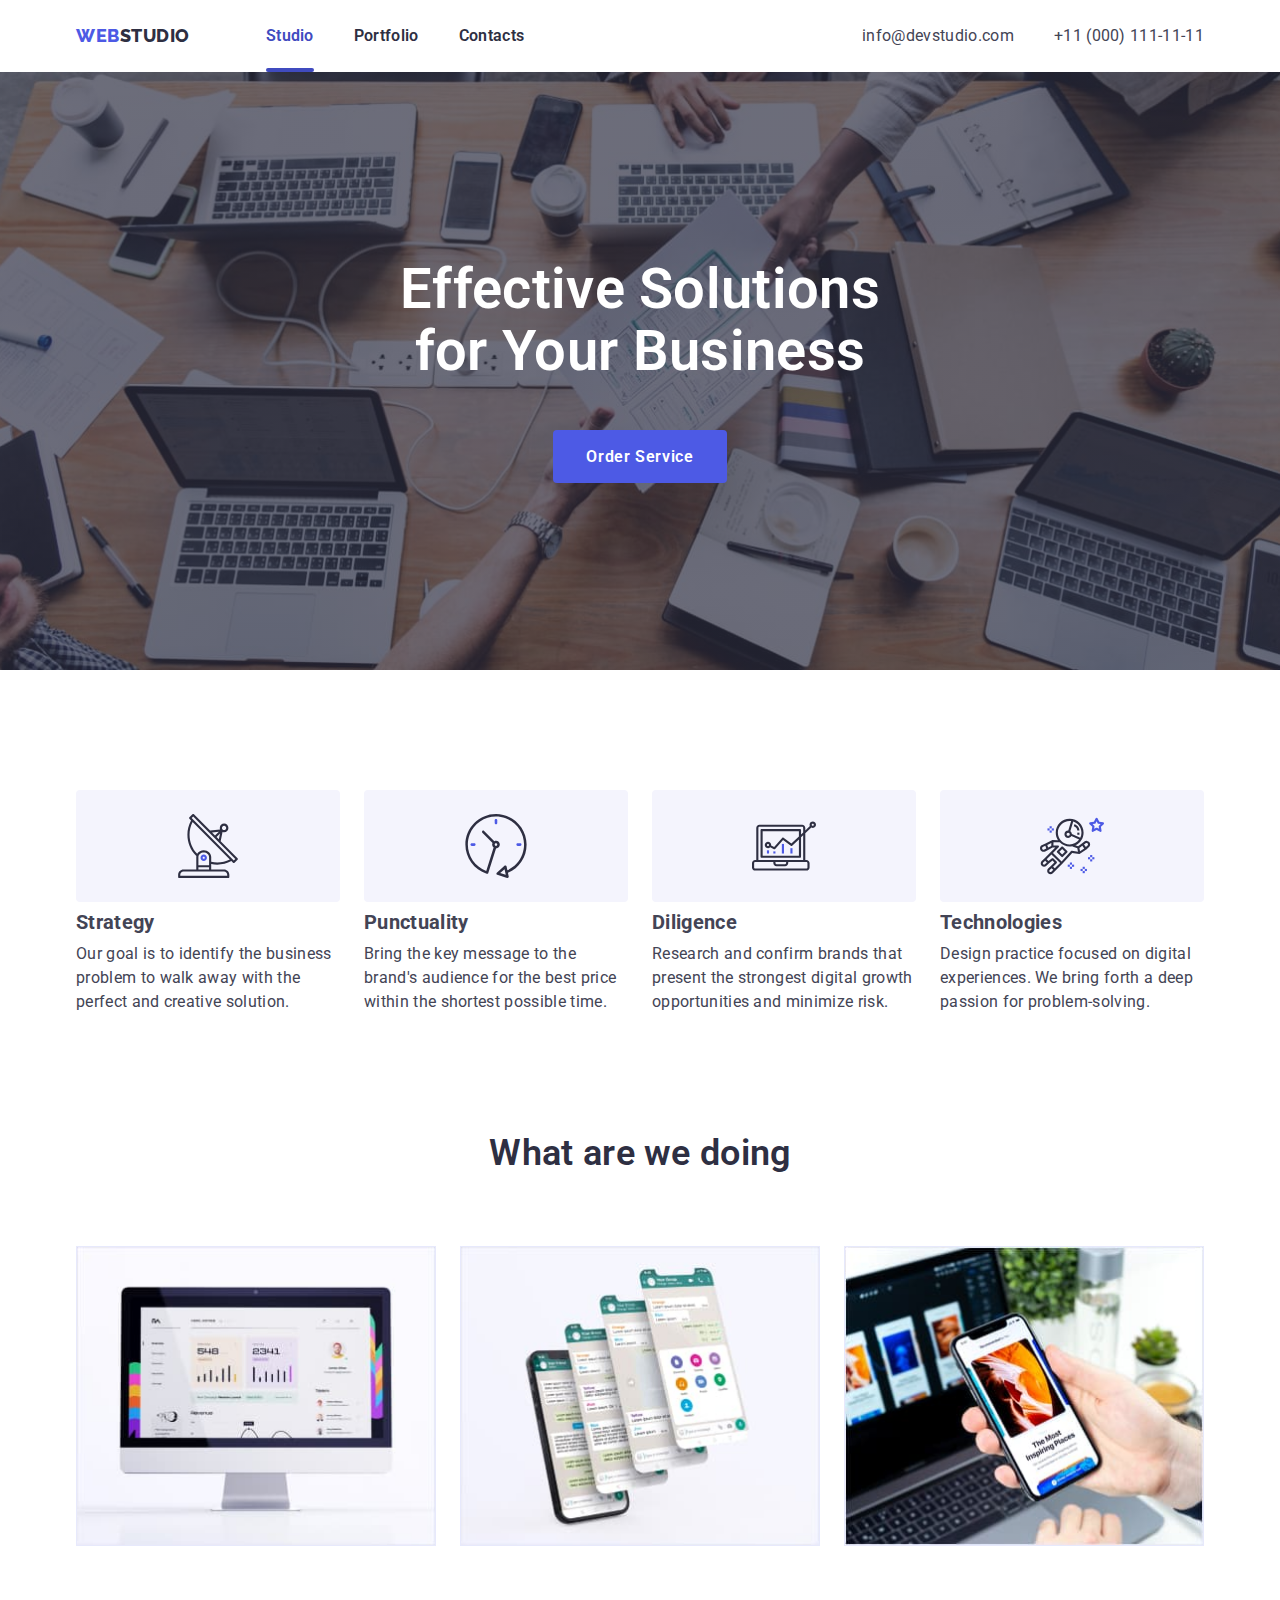
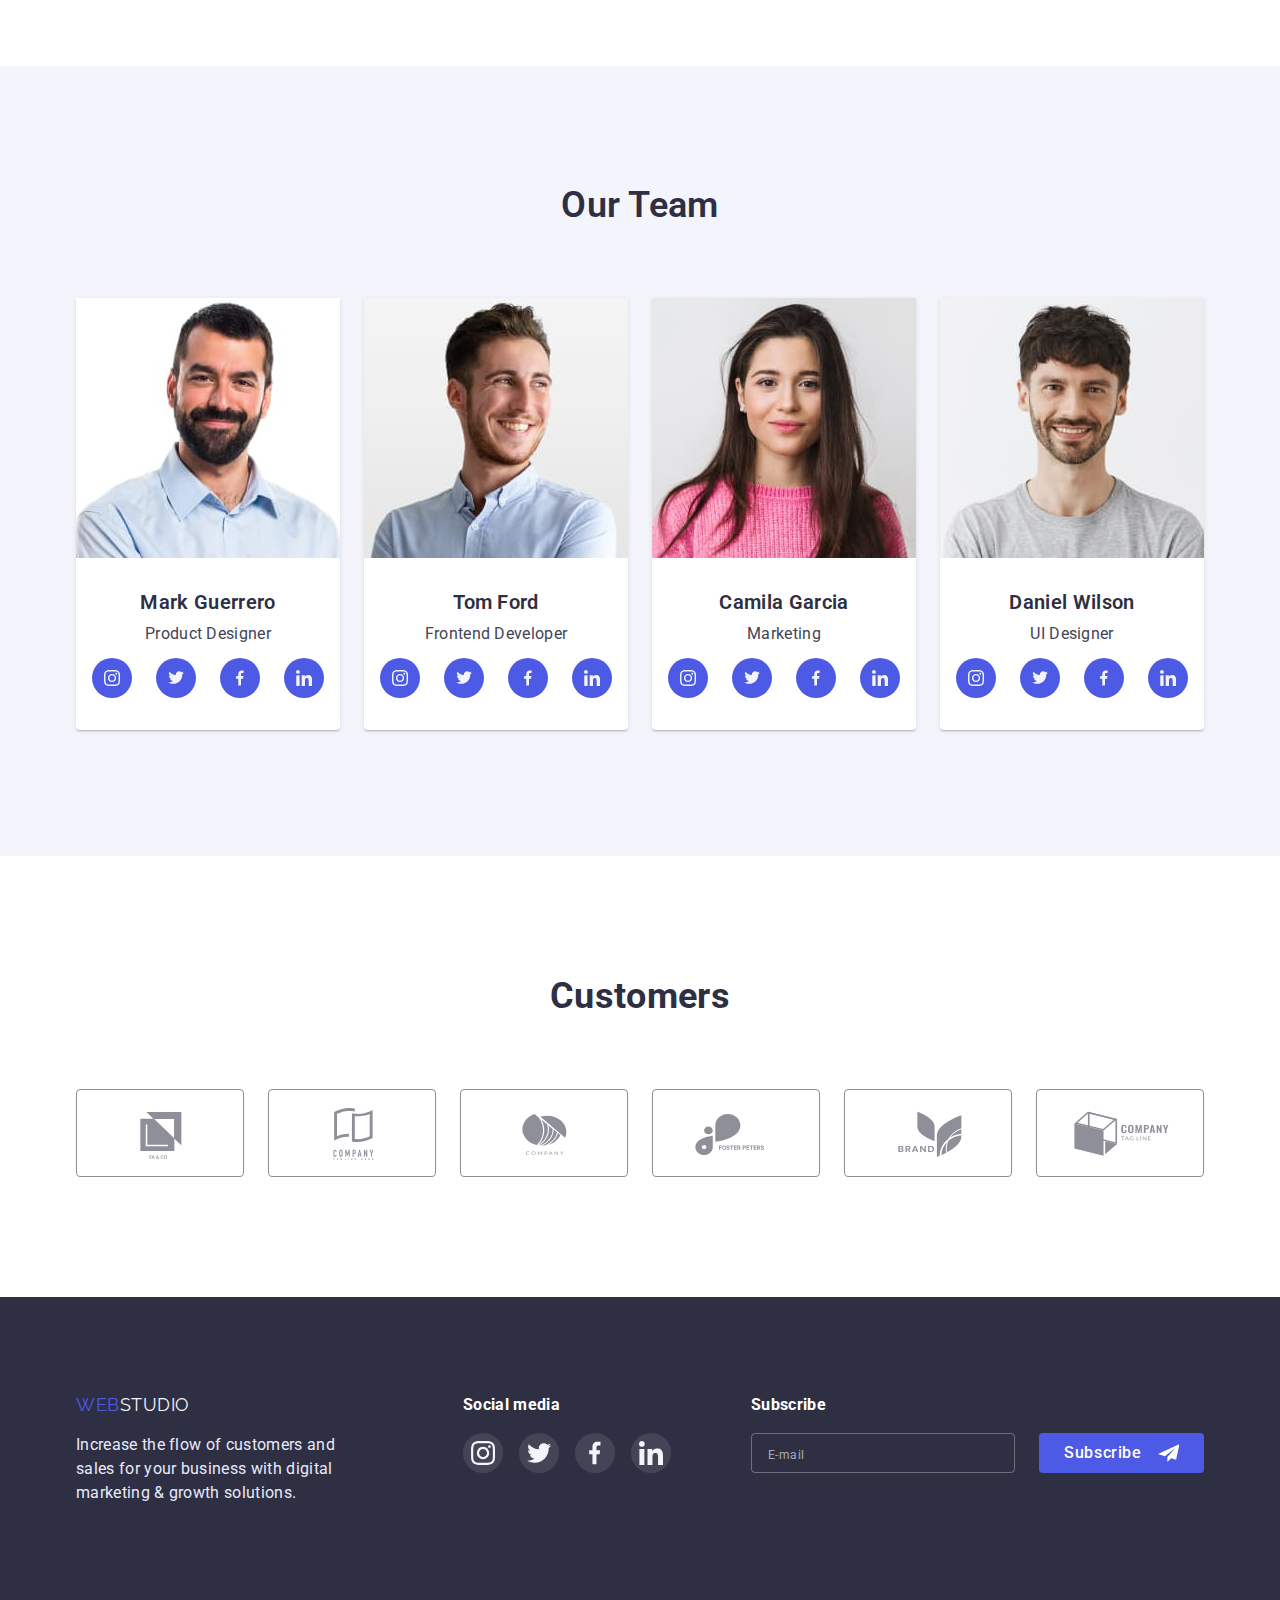
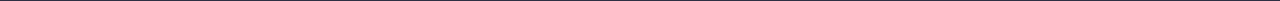
<file: index.html>
<!DOCTYPE html>
<html lang="en">
<head>
    <meta charset="UTF-8">
    <meta http-equiv="X-UA-Compatible" content="IE=edge">
    <meta name="viewport" content="width=device-width, initial-scale=1.0">
    <title>Document</title>
    <link rel="preconnect" href="https://fonts.googleapis.com">
    <link rel="preconnect" href="https://fonts.gstatic.com" crossorigin>
    <link href="https://fonts.googleapis.com/css2?family=Raleway:wght@800&family=Roboto:wght@400;700&display=swap" rel="stylesheet">
    <link rel="stylesheet" href="https://cdnjs.cloudflare.com/ajax/libs/modern-normalize/1.1.0/modern-normalize.min.css">
    <link rel="stylesheet" href="./css/styles.css">
</head>
<body>
    <!-- Header page -->
    <header class="page-header">
        <div class="container flex-header">
            <nav class="heder-nav flex">
                <a href="./index.html" class="logo"><span class="logo-accent">Web</span>Studio</a>
                <ul class="page-nav list flex">
                    <li class="page-item"><a href="./index.html" class="page-link line">Studio</a></li>
                    <li class="page-item"><a href="./portfolio.html" class="page-link">Portfolio</a></li>
                    <li class="page-item"><a href="./index.html" class="page-link">Contacts</a></li>
                </ul>
            </nav>
            <button type="button" class="mobile-open-menu" data-menu-open>
                <svg class="burger-menu" width="32" height="22">
                    <use href="./images/symbol-defs.svg#burger-menu"></use>
                </svg>
            </button>
            <ul class="contact list">
                <li class="contact-item"><a href="mailto:info@devstudio.com">info@devstudio.com</a></li>
                <li class="contact-item"><a href="tel:+11(000)111-11-11">+11 (000) 111-11-11</a></li>
            </ul>
        </div>
        <div class="mobile-menu" data-menu>
            <button type="button" class="menu-close-btn" data-menu-close>
                    <svg class="close-menu-btn" width="8" height="8">
                        <use href="./images/symbol-defs.svg#close-modal"></use>
                    </svg>
            </button>
            <ul class="list menu-nav-list">
                    <li class="menu-item-link"><a href="./index.html" class="menu-link">Studio</a></li>
                    <li class="menu-item-link"><a href="./portfolio.html" class="menu-link">Portfolio</a></li>
                    <li class="menu-item-link"><a href="" class="menu-link">Contacts</a></li>
            </ul>
            <ul class="list">
                    <li class=""><a href="tel:+11(000)111-11-11" class="menu-tel">+11 (000) 111-11-11</a></li>
                    <li class=""><a href="mailto:info@devstudio.com" class="menu-mail">info@devstudio.com</a></li>
            </ul>
            <ul class="social-list menu-social">
                    <li class="social-item">
                        <a href="" class="social-link">
                            <svg width="24" height="24" class="social-logo">
                                <use href="./images/symbol-defs.svg#icon-instagram"></use>
                            </svg>
                        </a>
                    </li>
                    <li class="social-item">
                        <a href="" class="social-link">
                            <svg width="24" height="20" class="social-logo">
                                <use href="./images/symbol-defs.svg#icon-twiter"></use>
                            </svg>
                        </a>
                    </li>
                    <li class="social-item">
                        <a href="" class="social-link">
                            <svg width="12" height="24" class="social-logo">
                                <use href="./images/symbol-defs.svg#icon-facebook"></use>
                            </svg>
                        </a>
                    </li>
                    <li class="social-item">
                        <a href="" class="social-link">
                            <svg width="24" height="24" class="social-logo">
                                <use href="./images/symbol-defs.svg#icon-linkedin"></use>
                            </svg>
                        </a>
                    </li>
            </ul>
        </div>
    </header>
    <main>
        <!-- Hero section -->
        <section class="hero">
            <div class="hero-box">
                <h1 class="hero-title">Effective Solutions for Your Business</h1>
            </div>
            <button type="button" class="hero-btn" data-modal-open>Order Service</button>
        </section>
        <!-- Information -->
        <section class="section">
            <div class="container">
                <h2 class="hidden">information</h2>
                <ul class="list info">
                    <li class="info-item">
                        <div class="info-logo-box hidding-logo">
                            <svg width="64" height="64" class="social-logo-info">
                                <use href="./images/symbol-defs.svg#icon-antena"></use>
                            </svg>
                        </div>
                        <h3 class="section-title-info">Strategy</h3>
                        <p class="text">Our goal is to identify the business problem to walk away with the perfect and creative
                            solution.
                        </p>
                    </li>
                    <li class="info-item">
                        <div class="info-logo-box hidding-logo">
                            <svg width="64" height="64" class="social-logo-info">
                                <use href="./images/symbol-defs.svg#icon-clock"></use>
                            </svg>
                        </div>
                        <h3 class="section-title-info">Punctuality</h3>
                        <p class="text">Bring the key message to the brand's audience for the best price within the shortest possible
                            time.
                        </p>
                    </li>
                    <li class="info-item">
                        <div class="info-logo-box hidding-logo">
                            <svg width="64" height="64" class="social-logo-info">
                                <use href="./images/symbol-defs.svg#icon-diagram"></use>
                            </svg>
                        </div>
                        <h3 class="section-title-info">Diligence</h3>
                        <p class="text">Research and confirm brands that present the strongest digital growth opportunities and minimize
                            risk.
                        </p>
                    </li>
                    <li class="info-item">
                        <div class="info-logo-box hidding-logo">
                            <svg width="64" height="64" class="social-logo-info">
                                <use href="./images/symbol-defs.svg#icon-astronaut"></use>
                            </svg>
                        </div>
                        <h3 class="section-title-info">Technologies</h3>
                        <p class="text">Design practice focused on digital experiences. We bring forth a deep passion for
                            problem-solving.
                        </p>
                    </li>
                </ul>
            </div>
        </section>
        <!--Work section-->
        <section class="work-section">
            <div class="container">
                <h2 class="main-section-title">What are we doing</h2>
                <ul class="list flex">
                    <li class="work-item"><img srcset="./images/img.jpg 1x, ./images/img@x2.jpg 2x" src="./images/img.jpg" alt="Monitor iMac" width="360" height="300"></li>
                    <li class="work-item"><img srcset="./images/img-1.jpg 1x, ./images/img-1@x2.jpg 2x" src="./images/img-1.jpg" alt="Smartphone with screens" width="360" height="300"></li>
                    <li class="work-item"><img srcset="./images/img-16.jpg 1x, ./images/img-16@x2.jpg 2x" src="./images/img-16.jpg" alt="Phone in hand" width="360" height="300"></li>
                </ul>
            </div>
        </section>
        <!-- Team section -->
        <section class="team section">
            <div class="container">
                <h2 class="main-section-title">Our Team</h2>
                <ul class="list team-list">
                    <li class="team-item">
                        <img srcset="./images/img-3.jpg 1x, ./images/img-3@x2.jpg 2x" src="./images/img-3.jpg" alt="Mark Guerrero" width="264" height="260">
                        <div class="team-box">
                            <h3 class="section-title">Mark Guerrero</h3>
                            <p class="text-team">Product Designer</p>
                            <ul class="social-list">
                                <li class="social-item">
                                    <a href="" class="social-link">
                                        <svg width="16" height="16" class="social-logo">
                                            <use  href="./images/symbol-defs.svg#icon-instagram"></use>
                                        </svg>
                                    </a>
                                </li>
                                <li class="social-item">
                                    <a href="" class="social-link">
                                        <svg width="16" height="13" class="social-logo">
                                            <use href="./images/symbol-defs.svg#icon-twiter"></use>
                                        </svg>
                                    </a>
                                </li>
                                <li class="social-item">
                                    <a href="" class="social-link">
                                        <svg width="8" height="16" class="social-logo">
                                            <use href="./images/symbol-defs.svg#icon-facebook"></use>
                                        </svg>
                                    </a>
                                </li>
                                <li class="social-item">
                                    <a href="" class="social-link">
                                        <svg width="16" height="16" class="social-logo">
                                            <use href="./images/symbol-defs.svg#icon-linkedin"></use>
                                        </svg>
                                    </a>
                                </li>
                            </ul>
                        </div>
                    </li>
                    <li class="team-item">
                        <img srcset="./images/img-4.jpg 1x, ./images/img-4@x2.jpg 2x" src="./images/img-4.jpg" alt="Tom Ford" width="264" height="260">
                        <div class="team-box">
                            <h3 class="section-title">Tom Ford</h3>
                            <p class="text-team">Frontend Developer</p>
                            <ul class="social-list">
                                <li class="social-item">
                                    <a href="" class="social-link">
                                        <svg width="16" height="16" class="social-logo">
                                            <use  href="./images/symbol-defs.svg#icon-instagram"></use>
                                        </svg>
                                    </a>
                                </li>
                                <li class="social-item">
                                    <a href="" class="social-link">
                                        <svg width="16" height="13" class="social-logo">
                                            <use href="./images/symbol-defs.svg#icon-twiter"></use>
                                        </svg>
                                    </a>
                                </li>
                                <li class="social-item">
                                    <a href="" class="social-link">
                                        <svg width="8" height="16" class="social-logo">
                                            <use href="./images/symbol-defs.svg#icon-facebook"></use>
                                        </svg>
                                    </a>
                                </li>
                                <li class="social-item">
                                    <a href="" class="social-link">
                                        <svg width="16" height="16" class="social-logo">
                                            <use href="./images/symbol-defs.svg#icon-linkedin"></use>
                                        </svg>
                                    </a>
                                </li>
                            </ul>
                        </div>
                    </li>
                    <li class="team-item">
                        <img srcset="./images/img-5.jpg 1x, ./images/img-5@x2.jpg 2x" src="./images/img-5.jpg" alt="Camila Garcia" width="264" height="260">
                        <div class="team-box">
                            <h3 class="section-title">Camila Garcia</h3>
                            <p class="text-team">Marketing</p>
                            <ul class="social-list">
                                <li class="social-item">
                                    <a href="" class="social-link">
                                        <svg width="16" height="16" class="social-logo">
                                            <use  href="./images/symbol-defs.svg#icon-instagram"></use>
                                        </svg>
                                    </a>
                                </li>
                                <li class="social-item">
                                    <a href="" class="social-link">
                                        <svg width="16" height="13" class="social-logo">
                                            <use href="./images/symbol-defs.svg#icon-twiter"></use>
                                        </svg>
                                    </a>
                                </li>
                                <li class="social-item">
                                    <a href="" class="social-link">
                                        <svg width="8" height="16" class="social-logo">
                                            <use href="./images/symbol-defs.svg#icon-facebook"></use>
                                        </svg>
                                    </a>
                                </li>
                                <li class="social-item">
                                    <a href="" class="social-link">
                                        <svg width="16" height="16" class="social-logo">
                                            <use href="./images/symbol-defs.svg#icon-linkedin"></use>
                                        </svg>
                                    </a>
                                </li>
                            </ul>
                        </div>
                    </li>
                    <li class="team-item">
                        <img srcset="./images/img-6.jpg 1x, ./images/img-6@x2.jpg 2x" src="./images/img-6.jpg" alt="Daniel Wilson" width="264" height="260">
                        <div class="team-box">
                            <h3 class="section-title">Daniel Wilson</h3>
                            <p class="text-team">UI Designer</p>
                            <ul class="social-list">
                                <li class="social-item">
                                    <a href="" class="social-link">
                                        <svg width="16" height="16" class="social-logo">
                                            <use  href="./images/symbol-defs.svg#icon-instagram"></use>
                                        </svg>
                                    </a>
                                </li>
                                <li class="social-item">
                                    <a href="" class="social-link">
                                        <svg width="16" height="13" class="social-logo">
                                            <use href="./images/symbol-defs.svg#icon-twiter"></use>
                                        </svg>
                                    </a>
                                </li>
                                <li class="social-item">
                                    <a href="" class="social-link">
                                        <svg width="8" height="16" class="social-logo">
                                            <use href="./images/symbol-defs.svg#icon-facebook"></use>
                                        </svg>
                                    </a>
                                </li>
                                <li class="social-item">
                                    <a href="" class="social-link">
                                        <svg width="16" height="16" class="social-logo">
                                            <use href="./images/symbol-defs.svg#icon-linkedin"></use>
                                        </svg>
                                    </a>
                                </li>
                            </ul>
                        </div>
                    </li>
                </ul>
            </div>
        </section>
        <!-- Custumers -->
        <section class="section">
            <div class="container">
                <h2 class="custumers-title">Customers</h2>
                <ul class="custumer-list">
                    <li class="custumer-item">
                        <a href="" class="customer-link">
                            <svg width="104" height="56" class="custumer-logo">
                                <use href="./images/symbol-defs.svg#icon-Logo-6"></use>
                            </svg>
                        </a>
                    </li>
                    <li class="custumer-item">
                        <a href="" class="customer-link">
                            <svg width="104" height="56" class="custumer-logo">
                                <use href="./images/symbol-defs.svg#icon-Logo-1"></use>
                            </svg>
                        </a>
                    </li>
                    <li class="custumer-item">
                        <a href="" class="customer-link">
                            <svg width="104" height="56" class="custumer-logo">
                                <use href="./images/symbol-defs.svg#icon-Logo-2"></use>
                            </svg>
                        </a>
                    </li>
                    <li class="custumer-item">
                        <a href="" class="customer-link">
                            <svg width="104" height="56" class="custumer-logo">
                                <use href="./images/symbol-defs.svg#icon-Logo-3"></use>
                            </svg>
                        </a>
                    </li>
                    <li class="custumer-item">
                        <a href="" class="customer-link">
                            <svg width="104" height="56" class="custumer-logo">
                                <use href="./images/symbol-defs.svg#icon-Logo-4"></use>
                            </svg>
                        </a>
                    </li>
                    <li class="custumer-item">
                        <a href="" class="customer-link">
                            <svg width="104" height="56" class="custumer-logo">
                                <use href="./images/symbol-defs.svg#icon-Logo-5"></use>
                            </svg>
                        </a>
                    </li>
                </ul>
            </div>
        </section>
    </main>
    <!-- Footer -->
    <footer class="footer">
        <div class="container footer-flex">
            <div class="text-conteiner">
                <a href="./index.html" class="logo-footer"><span class="logo-accent">Web</span>Studio</a>
                <p class="footer-text">Increase the flow of customers and sales for your business with digital marketing &
                    growth
                    solutions.
                </p>
            </div>
            <div class="footer-social">
                <h3 class="social-media">Social media</h3>
                <ul class="social-list-footer">
                    <li class="social-item-footer">
                        <a href="" class="social-link-footer">
                            <svg width="24" height="24" class="social-logo">
                                <use href="./images/symbol-defs.svg#icon-instagram"></use>
                            </svg>
                        </a>
                    </li>
                    <li class="social-item-footer">
                        <a href="" class="social-link-footer">
                            <svg width="24" height="20" class="social-logo">
                                <use href="./images/symbol-defs.svg#icon-twiter"></use>
                            </svg>
                        </a>
                    </li>
                    <li class="social-item-footer">
                        <a href="" class="social-link-footer">
                            <svg width="12" height="24" class="social-logo">
                                <use href="./images/symbol-defs.svg#icon-facebook"></use>
                            </svg>
                        </a>
                    </li>
                    <li class="social-item-footer">
                        <a href="" class="social-link-footer">
                            <svg width="24" height="24" class="social-logo">
                                <use href="./images/symbol-defs.svg#icon-linkedin"></use>
                            </svg>
                        </a>
                    </li>
                </ul>
            </div>
            <div class="subscribe">
                <h3 class="social-media">Subscribe</h3>
                <form name="subscibe_form" class="footer-form">
                    <label>
                        <input class="subscibe-form" type="email" name="email_subscribe" placeholder="E-mail">
                    </label>
                    <button class="subscribe-btn" type="submit">Subscribe
                        <svg class="send-icon" width="24" height="20">
                            <use href="./images/symbol-defs.svg#icon-send"></use>
                        </svg>
                    </button>
                </form>
            </div>
        </div>
    </footer>
    <div class="backdrop is-hidden" data-modal>
        <div class="modal">
            <button type="button" class="modal-close-btn" data-modal-close>
                <svg class="close-modal-btn" width="8" height="8">
                    <use href="./images/symbol-defs.svg#close-modal"></use>
                </svg>
            </button>
            <form class="registration-form" name="registration_form">
                <strong class="registration-form-title">Leave your contacts and we will call you back</strong>
                <div class="registration-form-group" role="group" aria-labelledby="">
                    <label class="registration-form-field">
                        <span class="registration-form-label">Name</span>
                        <input class="registration-form-input" type="text" name="user_name" required minlength="3" >
                        <svg class="registration-form-icon" width="12" height="12">
                            <use href="./images/symbol-defs.svg#icon-name"></use>
                        </svg>
                    </label>
                    <label class="registration-form-field">
                        <span class="registration-form-label">Phone</span>
                        <input class="registration-form-input" type="tel" name="user_phone">
                        <svg class="registration-form-icon" width="13" height="13">
                            <use href="./images/symbol-defs.svg#icon-phone"></use>
                        </svg>
                    </label>
                    <label class="registration-form-field">
                        <span class="registration-form-label">Email</span>
                        <input class="registration-form-input" type="email" name="user_email">
                        <svg class="registration-form-icon" width="15" height="12">
                            <use href="./images/symbol-defs.svg#icon-email"></use>
                        </svg>
                    </label>
                    <label class="registration-form-textarea">
                        <span class="registration-form-label">Comment</span>
                        <textarea class="registration-form-massage" name="user_message" placeholder="Text input"></textarea>
                    </label>
                </div>
                <label class="registration-form-agreement">
                    <input class="registration-form-checkbox" type="checkbox" name="privacy_policy">
                    <span class="registration-form-custom">
                        <svg class="registration-form-click" width="10" height="8">
                            <use href="./images/symbol-defs.svg#icon-click"></use>
                        </svg>
                    </span>
                    I accept the terms and conditions of the&nbsp;<a class="registration-form-link" href=""> Privacy Policy</a>
                </label>
                <button type="submit" class="model-btn">Send</button>
            </form>
        </div>
    </div>
    <script src="./js/mobile-menu.js"></script>
    <script src="./js/modal.js"></script>
</body>
</html>

<!-- onfocus="(this.type='date')" onblur="(this.type='number')" -->
</file>
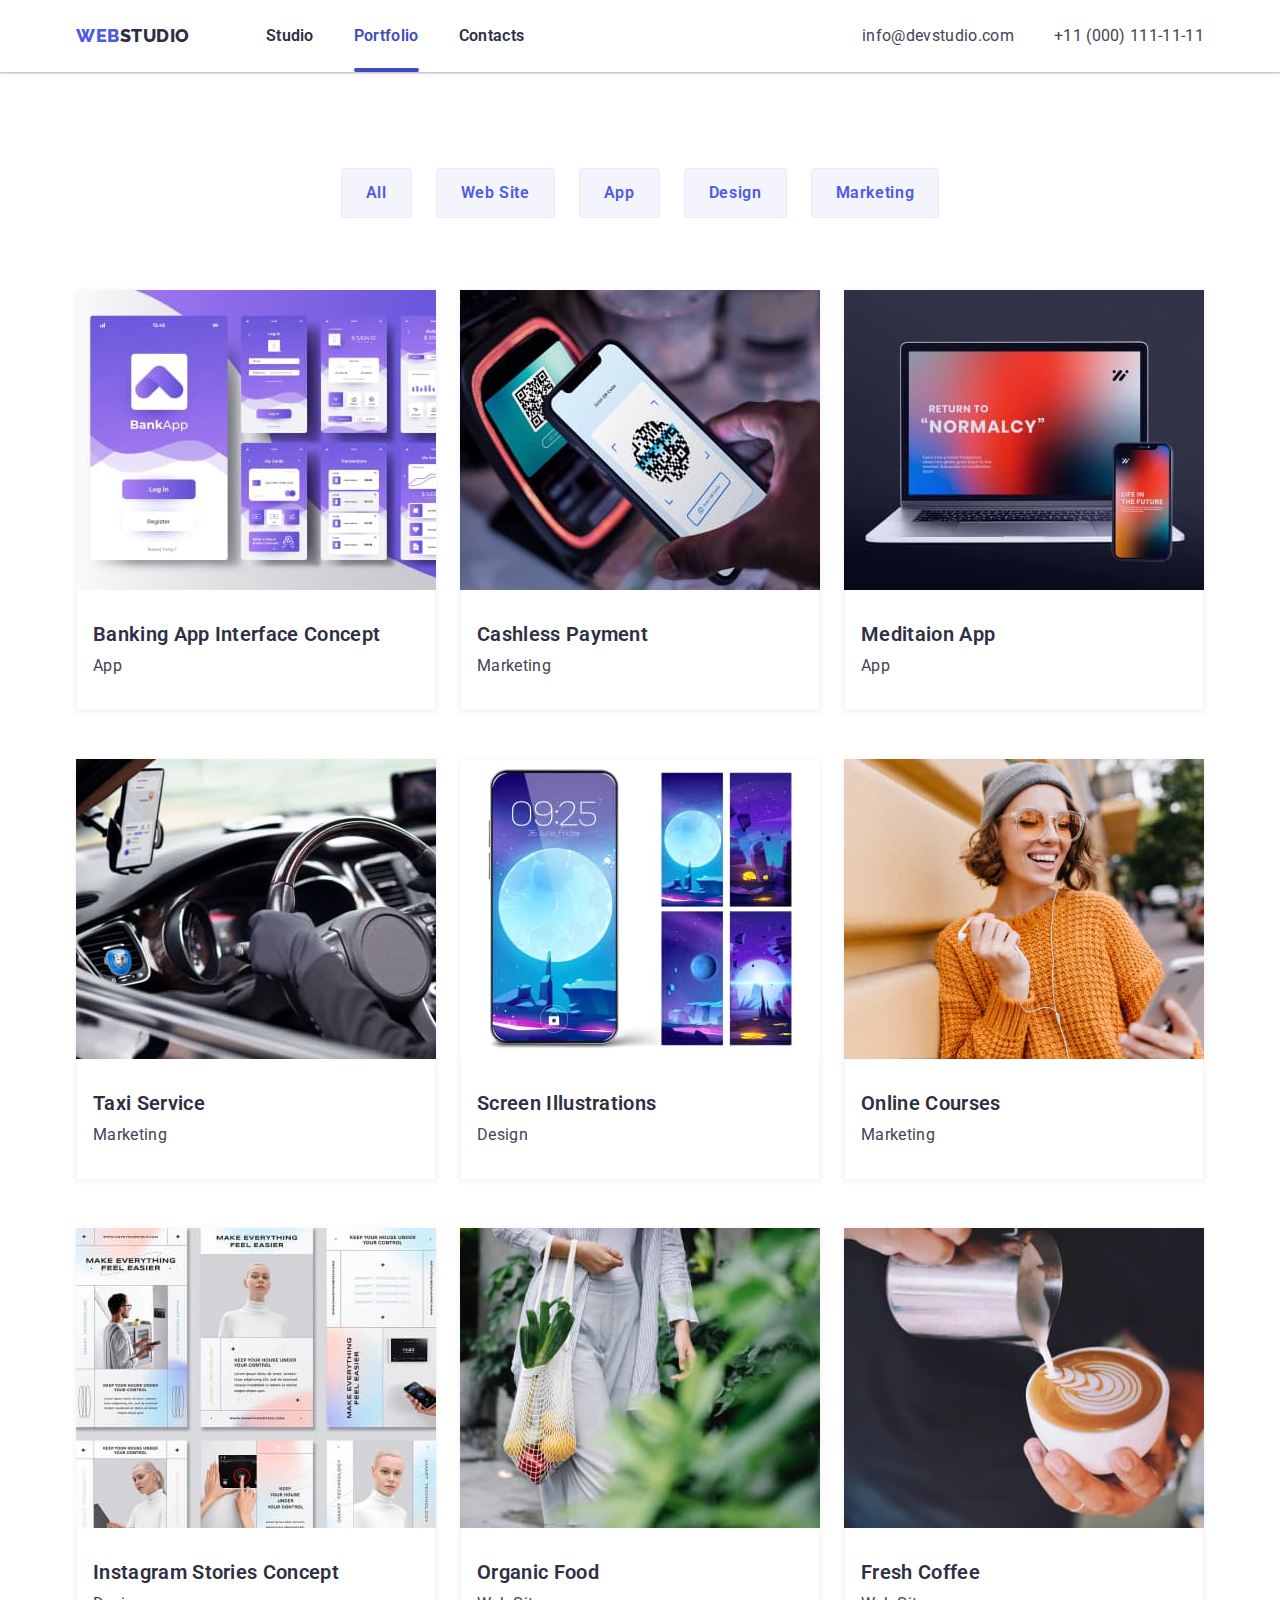
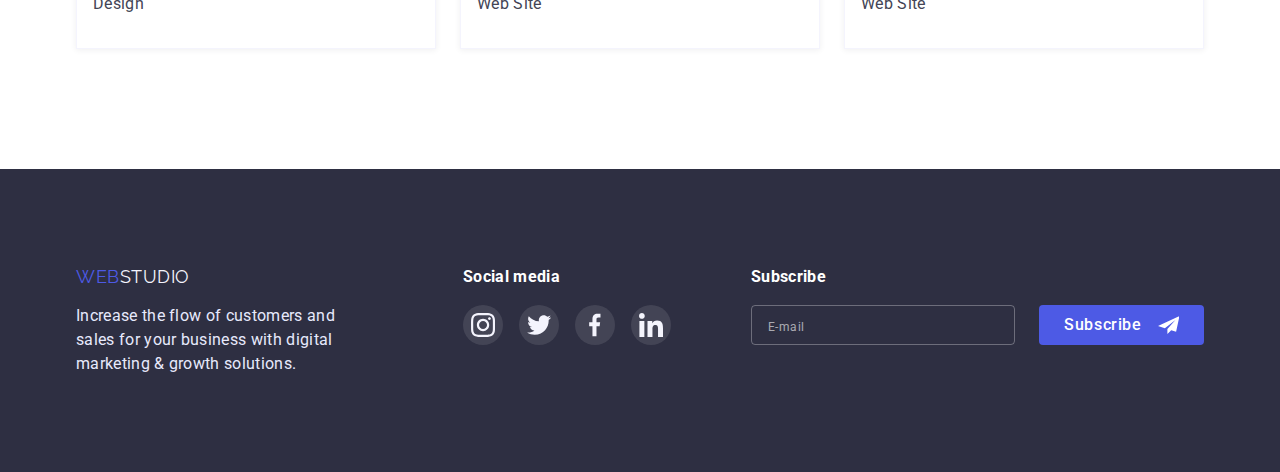
<file: portfolio.html>
<!DOCTYPE html>
<html lang="en">
<head>
    <meta charset="UTF-8">
    <meta http-equiv="X-UA-Compatible" content="IE=edge">
    <meta name="viewport" content="width=device-width, initial-scale=1.0">
    <title>Document</title>
    <link rel="preconnect" href="https://fonts.googleapis.com">
    <link rel="preconnect" href="https://fonts.gstatic.com" crossorigin>
    <link href="https://fonts.googleapis.com/css2?family=Raleway:wght@800&family=Roboto:wght@400;700&display=swap" rel="stylesheet">
    <link rel="stylesheet" href="https://cdnjs.cloudflare.com/ajax/libs/modern-normalize/1.1.0/modern-normalize.min.css">
    <link rel="stylesheet" href="./css/styles.css">
</head>
<body>
    <header class="page-header">
        <div class="container flex-header">
            <nav class="heder-nav flex">
                <a href="./index.html" class="logo"><span class="logo-accent">Web</span>Studio</a>
                <ul class="page-nav list flex">
                    <li class="page-item"><a href="./index.html" class="page-link">Studio</a></li>
                    <li class="page-item"><a href="./portfolio.html" class="page-link line">Portfolio</a></li>
                    <li class="page-item"><a href="" class="page-link">Contacts</a></li>
                </ul>
            </nav>
            <button type="button" class="mobile-open-menu" data-menu-open>
                <svg class="burger-menu" width="32" height="22">
                    <use href="./images/symbol-defs.svg#burger-menu"></use>
                </svg>
            </button>
            <ul class="contact list">
                <li class="contact-item"><a href="mailto:info@devstudio.com">info@devstudio.com</a></li>
                <li class="contact-item"><a href="tel:+11(000)111-11-11">+11 (000) 111-11-11</a></li>
            </ul>
        </div>
        <div class="mobile-menu" data-menu>
            <div class="container mobile-container">
                <button type="button" class="menu-close-btn" data-menu-close>
                    <svg class="close-menu-btn" width="8" height="8">
                        <use href="./images/symbol-defs.svg#close-modal"></use>
                    </svg>
                </button>
                <ul class="list menu-nav-list">
                    <li class="menu-item-link"><a href="./index.html" class="menu-link">Studio</a></li>
                    <li class="menu-item-link"><a href="./portfolio.html" class="menu-link">Portfolio</a></li>
                    <li class="menu-item-link"><a href="./index.html" class="menu-link">Contacts</a></li>
                </ul>
                <ul class="list">
                    <li class=""><a href="tel:+11(000)111-11-11" class="menu-tel">+11 (000) 111-11-11</a></li>
                    <li class=""><a href="mailto:info@devstudio.com" class="menu-mail">info@devstudio.com</a></li>
                </ul>
                <ul class="social-list menu-social">
                    <li class="social-item">
                        <a href="" class="social-link">
                            <svg width="24" height="24" class="social-logo">
                                <use href="./images/symbol-defs.svg#icon-instagram"></use>
                            </svg>
                        </a>
                    </li>
                    <li class="social-item">
                        <a href="" class="social-link">
                            <svg width="24" height="20" class="social-logo">
                                <use href="./images/symbol-defs.svg#icon-twiter"></use>
                            </svg>
                        </a>
                    </li>
                    <li class="social-item">
                        <a href="" class="social-link">
                            <svg width="12" height="24" class="social-logo">
                                <use href="./images/symbol-defs.svg#icon-facebook"></use>
                            </svg>
                        </a>
                    </li>
                    <li class="social-item">
                        <a href="" class="social-link">
                            <svg width="24" height="24" class="social-logo">
                                <use href="./images/symbol-defs.svg#icon-linkedin"></use>
                            </svg>
                        </a>
                    </li>
                </ul>
            </div>
        </div>
    </header>
    <main>
        <!-- Hidden title -->
        <section class="portfolio">
            <div class="container">
                <h1 class="hidden">portfolio</h1>
                <ul class="list flex-portfolio filter">
                    <li class="filter-btn-item"><button type="button" class="filter-btn">All</button></li>
                    <li class="filter-btn-item"><button type="button" class="filter-btn">Web Site</button></li>
                    <li class="filter-btn-item"><button type="button" class="filter-btn">App</button></li>
                    <li class="filter-btn-item"><button type="button" class="filter-btn">Design</button></li>
                    <li class="filter-btn-item"><button type="button" class="filter-btn">Marketing</button></li>
                </ul>
                <ul class="list examples-list">
                    <li class="examples-item">
                        <a class="examples-link" href="">
                            <div class="overlay-box">
                                <picture>
                                    <source srcset="./images/img-7desktop.jpg 1x, ./images/img-7desktop@x2.jpg 2x" media="(min-width: 1200px)" />
                                    <source srcset="./images/img-7tablet.jpg 1x, ./images/img-7tablet@x2.jpg 2x" media="(min-width: 768px)" />
                                    <source srcset="./images/img-7mobile.jpg 1x, ./images/img-7mobile@x2.jpg 2x" media="(max-width: 767px)" />
                                    <img src="./images/img-7.jpg" alt="BankAdd">
                                </picture>
                                <p class="overlay">14 Stylish and User-Friendly App Design Concepts · Task Manager App · Calorie Tracker App · Exotic
                                    Fruit Ecommerce App ·
                                    Cloud Storage App
                                </p>
                            </div>
                            <div class="examples-text-box">
                                <h2 class="section-title">Banking App Interface Concept</h2>
                                <p class="text">App</p>
                            </div>
                        </a>
                    </li>
                    <li class="examples-item">
                        <a href="">
                            <div class="overlay-box">
                                <picture>
                                    <source srcset="./images/img-8desktop.jpg 1x, ./images/img-8desktop@x2.jpg 2x" media="(min-width: 1200px)" />
                                    <source srcset="./images/img-8tablet.jpg 1x, ./images/img-8tablet@x2.jpg 2x" media="(min-width: 768px)" />
                                    <source srcset="./images/img-8mobile.jpg 1x, ./images/img-8mobile@x2.jpg 2x" media="(max-width: 767px)" />
                                    <img src="./images/img-8.jpg" alt="iphone scan qr">
                                </picture>
                                <p class="overlay">14 Stylish and User-Friendly App Design Concepts · Task Manager App · Calorie Tracker App · Exotic
                                    Fruit Ecommerce App ·
                                    Cloud Storage App
                                </p>
                            </div>
                            <div class="examples-text-box">
                                <h2 class="section-title">Cashless Payment</h2>
                                <p class="text">Marketing</p>
                            </div>
                        </a>
                    </li>
                    <li class="examples-item">
                        <a href="">
                            <div class="overlay-box">
                                <picture>
                                    <source srcset="./images/img-9desktop.jpg 1x, ./images/img-9desktop@x2.jpg 2x" media="(min-width: 1200px)" />
                                    <source srcset="./images/img-9tablet.jpg 1x, ./images/img-9tablet@x2.jpg 2x" media="(min-width: 768px)" />
                                    <source srcset="./images/img-9mobile.jpg 1x, ./images/img-9mobile@x2.jpg 2x" media="(max-width: 767px)" />
                                    <img src="./images/img-9.jpg" alt="notebook and smartphone">
                                </picture>
                                <p class="overlay">14 Stylish and User-Friendly App Design Concepts · Task Manager App · Calorie Tracker App · Exotic
                                    Fruit Ecommerce App ·
                                    Cloud Storage App
                                </p>
                            </div>
                            <div class="examples-text-box">
                                <h2 class="section-title">Meditaion App</h2>
                                <p class="text">App</p>
                            </div>
                        </a>
                    </li>
                    <li class="examples-item">
                        <a href="">
                            <div class="overlay-box">
                                <picture>
                                    <source srcset="./images/img-10desktop.jpg 1x, ./images/img-10desktop@x2.jpg 2x" media="(min-width: 1200px)" />
                                    <source srcset="./images/img-10tablet.jpg 1x, ./images/img-10tablet@x2.jpg 2x" media="(min-width: 768px)" />
                                    <source srcset="./images/img-10mobile.jpg 1x, ./images/img-10mobile@x2.jpg 2x" media="(max-width: 767px)" />
                                    <img src="./images/img-10.jpg" alt="hand grab a helm">
                                </picture>
                                <p class="overlay">14 Stylish and User-Friendly App Design Concepts · Task Manager App · Calorie Tracker App · Exotic
                                    Fruit Ecommerce App ·
                                    Cloud Storage App
                                </p>
                            </div>
                            <div class="examples-text-box">
                                <h2 class="section-title">Taxi Service</h2>
                                <p class="text">Marketing</p>
                            </div>
                        </a>
                    </li>
                    <li class="examples-item">
                        <a href="">
                            <div class="overlay-box">
                                <picture>
                                    <source srcset="./images/img-11desktop.jpg 1x, ./images/img-11desktop@x2.jpg 2x" media="(min-width: 1200px)" />
                                    <source srcset="./images/img-11tablet.jpg 1x, ./images/img-11tablet@x2.jpg 2x" media="(min-width: 768px)" />
                                    <source srcset="./images/img-11mobile.jpg 1x, ./images/img-11mobile@x2.jpg 2x" media="(max-width: 767px)" />
                                    <img src="./images/img-11.jpg" alt="purple picture on the phone">
                                </picture>
                                <p class="overlay">14 Stylish and User-Friendly App Design Concepts · Task Manager App · Calorie Tracker App · Exotic
                                    Fruit Ecommerce App ·
                                    Cloud Storage App
                                </p>
                            </div>
                            <div class="examples-text-box">
                                <h2 class="section-title">Screen Illustrations</h2>
                                <p class="text">Design</p>
                            </div>
                        </a>
                    </li>
                    <li class="examples-item">
                        <a href="">
                            <div class="overlay-box">
                                <picture>
                                    <source srcset="./images/img-12desktop.jpg 1x, ./images/img-12desktop@x2.jpg 2x" media="(min-width: 1200px)" />
                                    <source srcset="./images/img-12tablet.jpg 1x, ./images/img-12tablet@x2.jpg 2x" media="(min-width: 768px)" />
                                    <source srcset="./images/img-12mobile.jpg 1x, ./images/img-12mobile@x2.jpg 2x" media="(max-width: 767px)" />
                                    <img src="./images/img-12.jpg" alt="the girl listens to music">
                                </picture>
                                <p class="overlay">14 Stylish and User-Friendly App Design Concepts · Task Manager App · Calorie Tracker App · Exotic
                                    Fruit Ecommerce App ·
                                    Cloud Storage App
                                </p>
                            </div>
                            <div class="examples-text-box">
                                <h2 class="section-title">Online Courses</h2>
                                <p class="text">Marketing</p>
                            </div>
                        </a>
                    </li>
                    <li class="examples-item">
                        <a href="">
                            <div class="overlay-box">
                                <picture>
                                    <source srcset="./images/img-13desktop.jpg 1x, ./images/img-13desktop@x2.jpg 2x" media="(min-width: 1200px)" />
                                    <source srcset="./images/img-13tablet.jpg 1x, ./images/img-13tablet@x2.jpg 2x" media="(min-width: 768px)" />
                                    <source srcset="./images/img-13mobile.jpg 1x, ./images/img-13mobile@x2.jpg 2x" media="(max-width: 767px)" />
                                    <img src="./images/img-13.jpg" alt="designer examples">
                                </picture>
                                <p class="overlay">14 Stylish and User-Friendly App Design Concepts · Task Manager App · Calorie Tracker App · Exotic
                                    Fruit Ecommerce App ·
                                    Cloud Storage App
                                </p>
                            </div>
                            <div class="examples-text-box">
                                <h2 class="section-title">Instagram Stories Concept</h2>
                                <p class="text">Design</p>
                            </div>
                        </a>
                    </li>
                    <li class="examples-item">
                        <a href="">
                            <div class="overlay-box">
                                <picture>
                                    <source srcset="./images/img-14desktop.jpg 1x, ./images/img-14desktop@x2.jpg 2x" media="(min-width: 1200px)" />
                                    <source srcset="./images/img-14tablet.jpg 1x, ./images/img-14tablet@x2.jpg 2x" media="(min-width: 768px)" />
                                    <source srcset="./images/img-14mobile.jpg 1x, ./images/img-14mobile@x2.jpg 2x" media="(max-width: 767px)" />
                                    <img src="./images/img-14.jpg" alt="a beg of fruit">
                                </picture>
                                <p class="overlay">14 Stylish and User-Friendly App Design Concepts · Task Manager App · Calorie Tracker App · Exotic
                                    Fruit Ecommerce App ·
                                    Cloud Storage App
                                </p>
                            </div>
                            <div class="examples-text-box">
                                <h2 class="section-title">Organic Food</h2>
                                <p class="text">Web Site</p>
                            </div>
                        </a>
                    </li>
                    <li class="examples-item">
                        <a href="">
                            <div class="overlay-box">
                                <picture>
                                    <source srcset="./images/img-15desktop.jpg 1x, ./images/img-15desktop@x2.jpg 2x" media="(min-width: 1200px)" />
                                    <source srcset="./images/img-15tablet.jpg 1x, ./images/img-15tablet@x2.jpg 2x" media="(min-width: 768px)" />
                                    <source srcset="./images/img-15mobile.jpg 1x, ./images/img-15mobile@x2.jpg 2x" media="(max-width: 767px)" />
                                    <img src="./images/img-15.jpg" alt="cappuccino">
                                </picture>
                                <p class="overlay">14 Stylish and User-Friendly App Design Concepts · Task Manager App · Calorie Tracker App · Exotic
                                    Fruit Ecommerce App ·
                                    Cloud Storage App
                                </p>
                            </div>
                            <div class="examples-text-box">
                                <h2 class="section-title">Fresh Coffee</h2>
                                <p class="text">Web Site</p>
                            </div>
                        </a>
                    </li>
                </ul>
            </div>
        </section>
    </main>
    <footer class="footer">
        <div class="container footer-flex">
            <div>
                <a href="./index.html" class="logo-footer"><span class="logo-accent">Web</span>Studio</a>
                <div class="text-conteiner">
                    <p class="footer-text">Increase the flow of customers and sales for your business with digital marketing
                        &
                        growth
                        solutions.
                    </p>
                </div>
            </div>
            <div class="footer-social">
                <h3 class="social-media">Social media</h3>
                <ul class="social-list-footer">
                    <li class="social-item-footer">
                        <a href="" class="social-link-footer">
                            <svg width="24" height="24" class="social-logo">
                                <use href="./images/symbol-defs.svg#icon-instagram"></use>
                            </svg>
                        </a>
                    </li>
                    <li class="social-item-footer">
                        <a href="" class="social-link-footer">
                            <svg width="24" height="20" class="social-logo">
                                <use href="./images/symbol-defs.svg#icon-twiter"></use>
                            </svg>
                        </a>
                    </li>
                    <li class="social-item-footer">
                        <a href="" class="social-link-footer">
                            <svg width="12" height="24" class="social-logo">
                                <use href="./images/symbol-defs.svg#icon-facebook"></use>
                            </svg>
                        </a>
                    </li>
                    <li class="social-item-footer">
                        <a href="" class="social-link-footer">
                            <svg width="24" height="24" class="social-logo">
                                <use href="./images/symbol-defs.svg#icon-linkedin"></use>
                            </svg>
                        </a>
                    </li>
                </ul>
            </div>
            <div class="subscribe">
                <h3 class="social-media">Subscribe</h3>
                <form name="subscibe_form" class="footer-form">
                    <label>
                        <input class="subscibe-form" type="email" name="email_subscribe" placeholder="E-mail">
                    </label>
                    <button class="subscribe-btn" type="submit">Subscribe
                        <svg class="send-icon" width="24" height="20">
                            <use href="./images/symbol-defs.svg#icon-send"></use>
                        </svg>
                    </button>
                </form>
            </div>
        </div>
    </footer>
    <script src="./js/mobile-menu.js"></script>
</body>
</html>
</file>
<file: css/styles.css>
:root {
    --primary-text-color: #434455;
    --title-text-color: #2E2F42;
    --accent-color-btn: #39408a;
    --accent-color: #4D5AE5;
    --white-accent-color: #FFFFFF;
    --logo-footer-white: #F4F4FD;
    --footer-text: #E7E9FC;
    --customer-logo: #8E8F99;
    --accent-footer-link: #31D0AA;
    --modal-window:#FCFCFC;
    --ocean-blue-accent:#404BBF;
    --model-police-text: #757575;
    --transform: 250ms cubic-bezier(0.4, 0, 0.2, 1);
}

body {
    background-color: var(--white-accent-color);
    color: var(--primary-text-color);
    font-family: 'Roboto', sans-serif;
    letter-spacing: 0.02em;
}

/*============ UTILITA ======= */

img {
    display: block;
    max-width: 100%;
    height: auto;
}

.flex {
 display: flex;
}

.list {
    list-style: none;
    margin: 0;
    padding: 0;
}

.hidden {
    position: absolute;
    white-space: nowrap;
    width: 1px;
    height: 1px;
    overflow: hidden;
    border: 0;
    padding: 0;
    clip: rect(0 0 0 0);
    clip-path: inset(50%);
    margin: -1px;
} 

.container {
    /* phone screen */
    margin-left: auto;
    margin-right: auto;
    min-width: 320px;
    max-width: 428px;
    padding-left: 16px;
    padding-right: 16px;
}

@media screen and (max-width: 767.98px) {
 
}

/* tablet screen */
@media screen and (min-width: 768px) {
    .container {
        max-width: 768px;
    }
}
/* desktop screen */

@media screen and (min-width: 1200px) {
    .container {
        max-width: 1158px;
        padding-left: 15px;
        padding-right: 15px;
    }
}

.section {
    padding-top: 96px;
    padding-bottom: 96px;
}


/* desktop screen */

@media screen and (min-width: 1200px) {
    .section {
        padding-top: 120px;
        padding-bottom: 120px;
    }
}

/*============ UTILITA ======= */

/*============= LOGO ============ */

.logo {
color: var(--title-text-color);
font-family: 'Raleway', sans-serif;
text-transform: uppercase;
text-decoration: none;
letter-spacing: 0.03em;
font-weight: 800;
font-size: 18px;
line-height: 1.3;
padding-top: 24px;
padding-bottom: 24px;
}

.logo-accent {
    color: var(--accent-color);
}

/*============= LOGO ============ */

/*============= HEADER =========== */

.heder-nav {
    align-items: center;
}

.page-header a {
    text-decoration: none;
}

.page-header {
    box-shadow: 0px 2px 1px rgba(46, 47, 66, 0.08), 0px 1px 1px rgba(46, 47, 66, 0.16), 0px 1px 6px rgba(46, 47, 66, 0.08);
}


.page-nav {
    margin-left: 123px;
}

@media screen and (min-width: 1200px) {
    .page-nav  {
        margin-left: 76px;
    }
}


.page-link {
    color: var(--title-text-color);
    font-weight: 600;
    font-size: 16px;
    line-height: 1.5;
    transition: color var(--transform);
}

.page-link:hover,
.page-link:focus {
    color: var(--ocean-blue-accent);
}

.contact {
    margin-left: auto;
}

.contact a {
    color: var(--primary-text-color);
    font-weight: 400;
    font-size: 12px;
    line-height: 1.3;
    transition: color var(--transform);
    letter-spacing: 4%;
    
}

.contact a:hover,
.contact a:focus {
    color: var(--ocean-blue-accent);
}

.page-item:not(:first-child) {
    margin-left: 40px;
}

.page-item a {
    display: block;
    padding-top: 24px;
    padding-bottom: 24px;
}

.contact-item:first-child {
    margin-left: 0;
}


.page-link.line {
    color: var(--ocean-blue-accent);
    position: relative;
}


.page-link.line::after {
    content: '';
    display: block;
    height: 4px;
    width: 100%;
    background-color: var(--ocean-blue-accent);
    border-radius: 4px;
    position: absolute;
    bottom: 0;
    left: 0;
}

.flex-header {
    display: flex;
    justify-content: space-between;
    align-items: center;
}

.mobile-open-menu {
    background-color: transparent;
    padding: 0;
    border: none;
}

/* ====MOBILE MENU==== */


.mobile-menu {
    display: flex;
    flex-direction: column;
    position: fixed;
    top: 0;
    left: 0;
    width: 100vw;
    height: 100vh;
    background-color: #FFFFFF;
    z-index: 1000;
    padding-left: 40px;
    padding-right: 40px;
    padding-top: 80px;
    padding-bottom: 40px;
    opacity: 0;
    visibility: hidden;
    pointer-events: none;
    transition: opacity var(--transform), visibility var(--transform);
}


.mobile-menu.is-open {
    opacity: 1;
    visibility: visible;
    pointer-events: auto;
}

.menu-close-btn {
    padding: 0;
    background: var(--footer-text);
    border: 1px solid rgba(0, 0, 0, 0.1);
    width: 24px;
    height: 24px;
    border-radius: 50%;
    display: flex;
    justify-content: center;
    align-items: center;
    cursor: pointer;
    position: absolute;
    right: 20px;
    top: 25px;
    transition: background-color var(--transform), border var(--transform);
}

.menu-nav-list {
    margin-bottom: auto;
}

.menu-close-btn:hover,
.menu-close-btn:focus {
    background-color: var(--ocean-blue-accent);
    border: 1px solid var(--ocean-blue-accent);
}

.close-menu-btn {
    transition: fill var(--transform);
}

.menu-close-btn:hover .close-menu-btn,
.menu-close-btn:focus .close-menu-btn {
    fill: #FFFFFF;
}

.social-list.menu-social {
    justify-content: space-between;
}

.menu-link {
    font-size: 36px;
    font-weight: 700;
    line-height: 1.1;
    color: var(--title-text-color);
}

.menu-link:hover,
.menu-link:focus {
    color: var(--ocean-blue-accent);
}

.menu-item-link {
    margin-bottom: 40px;
}

.menu-item-link:last-child {
    margin-bottom: 0;
}

.menu-tel {
    display: block;
    font-size: 36px;
    font-weight: 700;
    line-height: 1.1;
    color: var(--accent-color);
    margin-bottom: 40px;
}

.menu-mail {
    display: block;
    margin-bottom: 48px;
    font-size: 20px;
    font-weight: 500;
    line-height: 1.2;
    color: var(--primary-text-color);
}


@media screen and (max-width: 767px) {
    .contact {
        display: none;
    }

    .page-nav {
        display: none;
    }
}

@media screen and (min-width: 767px) {
    .mobile-open-menu {
        display: none;
    }
}

@media screen and (min-width: 1200px) {
    .page-nav {
        margin-left: 76px;
    }

    .contact-item a {
        display: block;
        padding-top: 24px;
        padding-bottom: 24px;
    }

    .page-item:first-child {
        margin-left: 0;
    }
    
    .contact-item {
        margin-left: 40px;
    }


    .contact a {
        font-weight: 400;
        font-size: 16px;
        line-height: 1.5;
        transition: color var(--transform);
        letter-spacing: 2%;
    }

    .contact {
        display: flex;
    }
}

/*============= HEADER =========== */

/* ============= MAIN ========== */

.section-title {
    color: var(--title-text-color);
    margin-top: 0;
    margin-bottom: 8px;

    font-weight: 600;
    font-size: 20px;
    line-height: 1.2;
}

.main-section-title {
    color: var(--title-text-color);
    margin-top: 0;
    margin-bottom: 72px;

    font-weight: 600;
    font-size: 36px;
    line-height: 1.1;
    text-align: center;
}

.text {
    color: var(--primary-text-color);
    margin: 0;
    font-size: 16px;
    line-height: 1.5;
}
/* ============= MAIN ========== */

/* ============= HERO ============== */

.hero {
    text-align: center;
    padding: 112px 57px;
    max-width: 1440px;
    margin-left: auto;
    margin-right: auto;

    background-image: linear-gradient(
        to right,
        rgba(46, 47, 66, 0.7),
        rgba(46, 47, 66, 0.7)
    ), 
    url(../images/mobile-bg.jpg);
    background-position: center;
    background-repeat: no-repeat;
    background-size: cover;
}

@media screen and (min-device-pixel-ratio: 2),
  screen and (min-resolution: 192dpi),
  screen and (min-resolution: 2dppx) {
  .hero {
    background-image: linear-gradient(
        to right,
        rgba(46, 47, 66, 0.7),
        rgba(46, 47, 66, 0.7)
    ), 
    url(../images/mobile-bg@2x.jpg);
  }
}

@media screen and (min-width: 768px) {
    .hero {
    background-image: linear-gradient(
        to right,
        rgba(46, 47, 66, 0.7),
        rgba(46, 47, 66, 0.7)
    ), 
    url(../images/tablet-bg.jpg);
  }
}

@media screen and (min-device-pixel-ratio: 2) and (min-width: 768px),
  screen and (min-resolution: 192dpi) and (min-width: 768px),
  screen and (min-resolution: 2dppx) and (min-width: 768px) {
  .hero {
    background-image: linear-gradient(
        to right,
        rgba(46, 47, 66, 0.7),
        rgba(46, 47, 66, 0.7)
    ), 
    url(../images/tablet-bg@2x.jpg);
  }
}

@media screen and (min-width: 1200px) {
    .hero {
    background-image: linear-gradient(
        to right,
        rgba(46, 47, 66, 0.7),
        rgba(46, 47, 66, 0.7)
    ), 
    url(../images/desktop-bg.jpg);
  }
}

@media screen and (min-device-pixel-ratio: 2) and (min-width: 1200px),
  screen and (min-resolution: 192dpi) and (min-width: 1200px),
  screen and (min-resolution: 2dppx) and (min-width: 1200px) {
  .hero {
    background-image: linear-gradient(
        to right,
        rgba(46, 47, 66, 0.7),
        rgba(46, 47, 66, 0.7)
    ), 
    url(../images/desktop-bg@2x.jpg);
  }
}

.hero-box {
    margin-left: auto;
    margin-right: auto;
    max-width: 492px;
}

.hero {
    background-color: var(--title-text-color);
}

.hero-title {
    color: var(--white-accent-color);
    margin-top: 0;
    margin-bottom: 72px;

    font-weight: 600;
    font-size: 36px;
    line-height: 1.1;
}
/* Hero button */
.hero-btn {
    background-color: var(--accent-color);
    color: var(--white-accent-color);
    font-family: 'Roboto', sans-serif;
    letter-spacing: 0.04em;
    cursor: pointer;
    font-weight: 600;
    font-size: 16px;
    line-height: 1.19;
    border-radius: 4px;
    padding: 16px 32px;
    border: 1px solid transparent;
    transition: background-color var(--transform);
}

.hero-btn:hover,
.hero-btn:focus {
    background-color: var(--ocean-blue-accent);
}

@media screen and (min-width: 768px) {
    .hero-title {
        font-size: 56px;
        margin-bottom: 40px;
    }

    .hero {
        padding-bottom: 108px;
    }
}

@media screen and (min-width: 1200px) {
    .hero-title {
        margin-bottom: 48px;
    }

    .hero {
        padding: 187px 0;
    }
}

/* ============= HERO ============== */

/* ========== INFORMATION ========== */

.section-title-info {
    margin-top: 0;
    margin-bottom: 8px;
    font-weight: 700;
    font-size: 36px;
    line-height: 1.1;
    text-align: center;
}

.info-item:not(:last-child) {
    margin-bottom: 72px;
}

/* phone screen */
@media screen and (max-width: 1199px) {
    .social-logo-info {
        display: none;
    }
}

/* tablet screen */
@media screen and (min-width: 768px) {
    .info-item p {
        max-width: 356px;
    }

    .list.info {
        display: flex;
        flex-wrap: wrap;
        column-gap: 24px;
        row-gap: 72px;
    }

    .section-title-info {
        text-align: left;
    }

    .info-item:not(:last-child) {
        margin-bottom: 0px;
    }

}

/* desktop screen */

@media screen and (min-width: 1200px) {
    .info-item p {
        max-width: 264px;
    }

    .info-logo-box {
        background-color: var(--logo-footer-white);
        height: 112px;
        border-radius: 4px;
        margin-bottom: 8px;

        display: flex;
        justify-content: center;
        align-items: center;
    }

    .list.info {
        display: flex;
        flex-wrap: nowrap;
    }

    .section-title-info {
        line-height: 1.2;
        margin-top: 0;
        margin-bottom: 8px;
        font-size: 20px;
        text-align: left;
    }

}




/* ===============INFORMATION================== */

/*===================WORK==================== */

.work-item {
    margin-left: 24px;
    border: 1px solid var(--footer-text)
}

.work-item:first-child {
    margin-left: 0;
}

.work-section {
    display: none;
}

@media screen and (min-width: 1200px) {
    .work-section {
        display: flex;
        justify-content: space-around;
        padding-bottom: 120px;
    }
}

/*===================WORK==================== */

/* ===================TEAM==================== */

.team {
    background-color: var(--logo-footer-white);
}

.team-item {
    background-color: var(--white-accent-color);
    box-shadow: 0px 1px 6px rgba(46, 47, 66, 0.08), 0px 1px 1px rgba(46, 47, 66, 0.16), 0px 2px 1px rgba(46, 47, 66, 0.08);
    margin-left: auto;
    margin-right: auto;
    border-radius: 0px 0px 4px 4px;
    max-width: 264px;
}


.team-item:not(:last-child) {
    margin-bottom: 72px;
}

.team.section {
    padding-bottom: 126px;
}


@media screen and (min-width: 768px) {
    .team-list {
        display: flex;
        flex-wrap: wrap;
        row-gap: 64px;
        column-gap: 24px;
        justify-content: center;

    }

    .team-item:not(:last-child) {
        margin-bottom: 0px;
    }

    .team-item {
        margin-left: 0;
        margin-right: 0;
    }

}

@media screen and (min-width: 1200px) {


}

.team-box {
    padding-top: 32px;
    padding-bottom: 32px;
    text-align: center;
}

.social-list {
    margin: 0;
    padding: 0;
    display: flex;
    justify-content: center;
    align-items: center;
}

.social-item {
    list-style: none;
    margin-left: 24px;
    padding: 0;
}

.social-item:first-child {
    margin-left: 0;
}

.social-link {
    width: 40px;
    height: 40px;
    border-radius: 50%;
    background-color: var(--accent-color);
    transition: background-color var(--transform);
    display: flex;
    align-items: center;
    justify-content: center;
}

.social-link:hover,
.social-link:focus {
    background-color: var(--ocean-blue-accent);
}



.text-team {
    color: var(--primary-text-color);
    margin-bottom: 12px;
    margin-top: 0;
    font-size: 16px;
    line-height: 1.5;
}

/* =================TEAM================= */

/* ===============CUSTUMERS================*/

.custumers-title {
    color: var(--title-text-color);
    margin-top: 0;
    margin-bottom: 72px;

    font-weight: 700;
    font-size: 36px;
    line-height: 1.16;
    text-align: center;
}

.custumer-list {
    display: flex;
    flex-wrap: wrap;
    margin: 0;
    padding: 0;
    list-style: none;
    row-gap: 72px;
    column-gap: 16px;
}


.customer-link {
    width: 190px;
    height: 88px;
    border-radius: 4px;
    border: 1px solid currentColor;
    color: var(--customer-logo);
    display: flex;
    justify-content: center;
    align-items: center;
    transition: color var(--transform);
}


@media screen and (min-width: 768px) {
    .customer-link {
        width: 168px;
    }
    
    .custumer-list {
        justify-content: center;
        column-gap: 24px;
    }
    
}

@media screen and (min-width: 1200px) {
    .custumer-list {
        flex-wrap: nowrap;
    }
}

.customer-link:hover,
.customer-link:focus {
    color: var(--ocean-blue-accent);
}

.custumer-logo {
    fill: currentColor;
}

/* =========CUSTUMERS==============*/

/* ============FOOTER==============*/

.footer {
    padding-top: 96px;
    padding-bottom: 96px;
    background-color: var(--title-text-color);
}

.logo-footer {
    color: var(--logo-footer-white);
    margin-bottom: 16px;
    display: block;
    font-family: 'Raleway', sans-serif;
    text-decoration: none;
    text-transform: uppercase;
    letter-spacing: 0.03em;
    font-size: 18px;
    line-height: 1.3;
    text-align: center;
}

.footer-text {
    color: var(--footer-text);
    text-align: center;
    font-size: 16px;
    line-height: 1.5;
    margin: 0;
}

.footer {
    background-color: var(--title-text-color);
}

.text-conteiner {
    max-width: 268px;
   margin-left: auto;
   margin-right: auto;
   margin-bottom: 72px;
}

.social-media {
    color: var(--white-accent-color);
    margin-top: 0;
    margin-bottom: 16px;
    text-align: center;
    font-size: 16px;
    line-height: 1.5;
}

.footer-social {
    margin-bottom: 72px;
}

.social-list-footer {
    list-style: none;
    margin: 0;
    padding: 0;
    display: flex;
    justify-content: center;
}

.social-item-footer {
    margin-left: 16px;
}

.social-item-footer:first-child {
    margin-left: 0;
}

.social-link-footer {
    width: 40px;
    height: 40px;
    border-radius: 50%;
    display: flex;
    justify-content: center;
    align-items: center;
    transition: background var(--transform);
    background: rgba(255, 255, 255, 0.1);
}

.social-link-footer:hover,
.social-link-footer:focus {
    background: var(--accent-footer-link);
}


.subscibe-form {
    width: 100%;
    height: 40px;
    background-color: transparent;
    outline: transparent;
    border: 1px solid rgba(255, 255, 255, 0.3);
    border-radius: 4px;
    padding: 8px 16px;
    color: var(--footer-text);
    margin-bottom: 16px;
}

.subscibe-form::placeholder {
    font-weight: 400;
    font-size: 12px;
    line-height: 2;
    letter-spacing: 0.04em;
    color: rgba(255, 255, 255, 0.6);
}

.subscribe-btn {
    display: flex;
    align-items: center;
    background-color: var(--accent-color);
    color: #FFFFFF;
    font-family: 'Roboto',sans-serif;
    letter-spacing: 0.04em;
    cursor: pointer;
    font-weight: 500;
    font-size: 16px;
    line-height: 1.5;
    border: 1px solid transparent;
    border-radius: 4px;
    padding:7px 24px;
    transition: background-color var(--transform);
    margin-left: auto;
    margin-right: auto;
}

.subscribe-btn:hover,
.subscribe-btn:focus {
    background-color: var(--ocean-blue-accent);
}

.send-icon {
    margin-left: 16px;
}

@media screen and (min-width: 768px) {
    .footer-flex {
        display: flex;
        flex-wrap: wrap;
        padding-left: 110px;
    }

    .footer-social {
        margin-left: 24px;
        margin-bottom: 0;
    }

    .footer-text {
        text-align: left;
    }

    .subscibe-form {
        width: 264px;
        margin: 0;
    }

    .footer-form {
        display: flex;
        justify-content: center;
    }

    .subscribe-btn {
        width: 165px;
        height: 40px;
        padding: 8px 24px;
        display: inline-flex;
        margin-left: 24px;
    }

    .social-media {
        text-align: left;
    }

    .logo-footer {
        text-align: left;
    }

    .text-conteiner {
        margin-left: 0;
        margin-right: 0;
        margin-bottom: 72px;
    }
}

@media screen and (min-width: 1200px) {
    .footer-social {
        margin-left: 120px;
        margin-bottom: 0;
    }

    .subscribe {
        margin-left: 80px;
    }

    .footer-flex {
        flex-wrap: nowrap;
        padding-left: 15px;
    }

    .text-conteiner {
        margin-bottom: 0;
    }
    
}

/* ============FOOTER==============*/

/*========== PORTFOLIO =============*/

.portfolio {
    padding-top: 48px;
    padding-bottom: 48px;
}

.flex-portfolio {
    display: flex;
    flex-wrap: wrap;
    margin-bottom: 48px;
}

.filter-btn {
    color: var(--accent-color);
    background-color: var(--logo-footer-white);
    border: 1px solid #E7E9FC;
    border-radius: 4px;
    padding: 12px 24px;
    font-family: 'Roboto', sans-serif;
    cursor: pointer;
    letter-spacing: 0.04em;
    font-weight: 600;
    font-size: 16px;
    line-height: 1.5;
    margin-bottom: 16px;
    transition: background-color var(--transform), color var(--transform), border var(--transform), box-shadow var(--transform);
}

.filter-btn-item {
    margin-left: 24px;
}

.filter-btn-item:first-child,
.filter-btn-item:nth-child(4) {
    margin-left: 0;
}

.filter-btn:hover,
.filter-btn:focus {
    color: var(--white-accent-color);
    background-color: var(--ocean-blue-accent);
    border: 1px solid var(--ocean-blue-accent);
    box-shadow: 0px 3px 1px rgba(0, 0, 0, 0.1), 0px 2px 1px rgba(0, 0, 0, 0.08), 0px 2px 2px rgba(0, 0, 0, 0.12);
}

@media screen and (min-width: 768px) {
    .filter-btn-item:nth-child(4) {
        margin-left: 24px;
    }

    .flex-portfolio {
        justify-content: center;
        margin-bottom: 64px;
    }

    .portfolio {
        padding-top: 64px;
        padding-bottom: 64px;
    }

    .filter-btn {
        margin-bottom: 0;
    }
    
}

@media screen and (min-width: 1200px) {
    .portfolio {
        padding-top: 96px;
        padding-bottom: 120px;
    }

    .flex-portfolio {
        margin-bottom: 72px;
    }
}

/*========== PORTFOLIO =============*/

/* ============ EXEMPLES ============ */

.examples-list {
    display: flex;
    flex-wrap: wrap;
    justify-content: center;
}

.examples-list a {
    text-decoration: none;
    
}


.examples-text-accent {
color: var(--logo-footer-white);
}

.examples-item {
    max-width: 396px; 
    margin-bottom: 48px;
    box-shadow: 0px 1px 6px rgba(46, 47, 66, 0.08);
    transition: box-shadow var(--transform);
}

.examples-item:last-child {
    margin-bottom: 0;
}

@media screen and (min-width: 768px) {
    .examples-item {
        margin-bottom: 72px;
    }

    .examples-item:last-child {
        margin-right: auto;
    }
    
    .examples-list {
        justify-content: space-around;
    }
  
}

@media screen and (min-width: 1200px) {
    .examples-item {
        margin-left: 24px;
        margin-bottom: 48px;
    }

    .examples-item:nth-child(3n + 1) {
        margin-left: 0;
    }
    
    .examples-item:nth-last-child(-n + 3) {
        margin-bottom: 0;
    }
}

.examples-item:hover,
.examples-item:focus {
    box-shadow: 0px 1px 6px rgba(46, 47, 66, 0.08), 0px 1px 1px rgba(46, 47, 66, 0.16), 0px 2px 1px rgba(46, 47, 66, 0.08);
}

.examples-item:hover .overlay,
.examples-item:focus .overlay {
    transform: translate(0, 0);
}

.examples-text-box {
    padding-left: 16px;
    padding-top: 32px;
    padding-bottom: 32px;
    border-left: 0.5px solid var(--logo-footer-white);
    border-bottom: 0.5px solid var(--logo-footer-white);
    border-right: 0.5px solid var(--logo-footer-white);;
}

.overlay {
    color: var(--logo-footer-white);
    font-family: 'Roboto';
    font-weight: 400;
    font-size: 16px;
    line-height: 1.5;
    background-color: var(--accent-color);
    padding-top: 40px;
    padding-left: 32px;
    padding-right: 32px;
    margin: 0;
    width: 100%;
    height: 100%;
    position: absolute;
    transform: translate(0, 100%);
    transition: transform var(--transform);
    top: 0;
    left: 0;
}

.examples-link {
    display: block;
}

.overlay-box {
    position: relative;
    overflow: hidden;
}
/* ============ EXEMPLES ============ */

/* =========== MODEL WINDOW =========== */
.backdrop {
    position: fixed;
    top: 0;
    left: 0;
    width: 100%;
    height: 100%;
    background: rgba(46, 47, 66, 0.4);
    z-index: 100;
    transition: opacity var(--transform), visibility var(--transform);
}

.backdrop.is-hidden {
    opacity: 0;
    visibility: hidden;
    pointer-events: none;
}

.modal {
    position: absolute;
    top: 50%;
    left: 50%;
    transform: translate(-50%, -50%);
    width: 392px;
    padding-left: 16px;
    padding-right: 16px;
    padding-bottom: 24px;
    padding-top: 72px;
    background-color: var(--modal-window);
    border-radius: 4px;
    box-shadow: 0px 1px 1px rgba(0, 0, 0, 0.14), 0px 1px 3px rgba(0, 0, 0, 0.12), 0px 2px 1px rgba(0, 0, 0, 0.2);
}

@media screen and (min-width: 768px) {
    .modal {
        width: 408px;
    }
}

.modal-close-btn {
    padding: 0;
    background: var(--footer-text);
    border: 1px solid rgba(0, 0, 0, 0.1);
    width: 24px;
    height: 24px;
    border-radius: 50%;
    display: flex;
    justify-content: center;
    align-items: center;
    cursor: pointer;
    position: absolute;
    top: 24px;
    right: 24px;
    transition: background-color var(--transform), border var(--transform) ;
}

.modal-close-btn:hover,
.modal-close-btn:focus {
    background-color: var(--ocean-blue-accent);
    border: 1px solid var(--ocean-blue-accent);
}

.close-modal-btn {
    transition: fill var(--transform);
}

.modal-close-btn:hover .close-modal-btn,
.modal-close-btn:focus .close-modal-btn {
    fill: #FFFFFF;
}

.registration-form-massage::placeholder {
    font-weight: 400;
    font-size: 12px;
    line-height: 1.3;
    letter-spacing: 0.04em;
    color: rgba(117, 117, 117, 0.5);
}

.registration-form-title {
    display: block;
    text-align: center;
    font-size: 16px;
    line-height: 1.5;
    color: var(--title-text-color);
    margin-bottom: 14px;
}

.registration-form-field {
    display: block;
    position: relative;
    margin-bottom: 8px;
    font-size: 18px;
}

.registration-form-label {
    display: block;
    margin-bottom: 4px;
    font-size: 12px;
    line-height: 1.3;
    letter-spacing: 0.04em;
    color: var(--customer-logo);
}

.registration-form-input {
    width: 100%;
    height: 40px;
    padding: 0 38px;

    background-color: transparent;
    border-radius: 4px;
    outline: transparent;
    border: 1px solid rgba(33, 33, 33, 0.2);
    transition: border var(--transform);
}

.registration-form-input:focus {
    border: 1px solid var(--accent-color);
    
}

.registration-form-input:focus + .registration-form-icon {
    fill: var(--accent-color);
}

.registration-form-icon {
    position: absolute;
    bottom: 14px;
    left: 19px;
    fill: var(--title-text-color);
    transition: fill var(--transform);
}

.registration-form-massage {
    width: 100%;
    height: 120px;
    padding: 8px 16px;
    background-color: transparent;
    border-radius: 4px;
    outline: transparent;
    border: 1px solid rgba(33, 33, 33, 0.2);
    transition: border var(--transform);
    resize: none;
    margin-bottom: 16px;
}

.registration-form-massage:focus {
    border: 1px solid var(--accent-color);
}

.registration-form-agreement {
    display: flex;
    align-items: center;
    font-weight: 400;
    font-size: 12px;
    line-height: 1.3;
    letter-spacing: 0.04em; 
    color: var(--model-police-text);
    margin-bottom: 24px;
    
}

.registration-form-custom {
    position: relative;
    display: inline-block;
    width: 16px;
    height: 16px;
    border: 1.25px solid var(--title-text-color);
    border-radius: 2px;
    margin-right: 8px;
}

.registration-form-click {
    position: absolute;
    fill: transparent;
    top: 50%;
    left: 50%;
    transform: translate(-50%, -50%);
}

.registration-form-checkbox {
    position: absolute;
    width: 1px;
    height: 1px;
    margin: -1px;
    border: 0;
    padding: 0;
    clip: rect(0 0 0 0);
    overflow: hidden;
}

.registration-form-checkbox:checked + .registration-form-custom {
    background-color: var(--ocean-blue-accent);
    border: 1.25px solid var(--ocean-blue-accent);
    background-image: url(../images/click.svg);
    background-repeat: no-repeat;
    background-position: center;
}

.registration-form-checkbox:checked + .registration-form-custom .registration-form-click {
    fill: var(--logo-footer-white);
}

.model-btn {
    display: block;
    background-color: var(--accent-color);
    color: var(--white-accent-color);
    font-family: 'Roboto', sans-serif;
    letter-spacing: 0.04em;
    cursor: pointer;
    font-weight: 500;
    font-size: 16px;
    line-height: 1.5;
    border-radius: 4px;
    padding: 16px 64px;
    border: 1px solid transparent;
    box-shadow: 0px 4px 4px rgba(0, 0, 0, 0.15);
    transition: background-color var(--transform);
    margin-left: auto;
    margin-right: auto;
}

.model-btn:hover,
.model-btn:focus {
    background-color: var(--ocean-blue-accent);
}

.registration-form-link {
    color: var(--ocean-blue-accent);
}
/* =========== MODEL WINDOW =========== */
</file>
